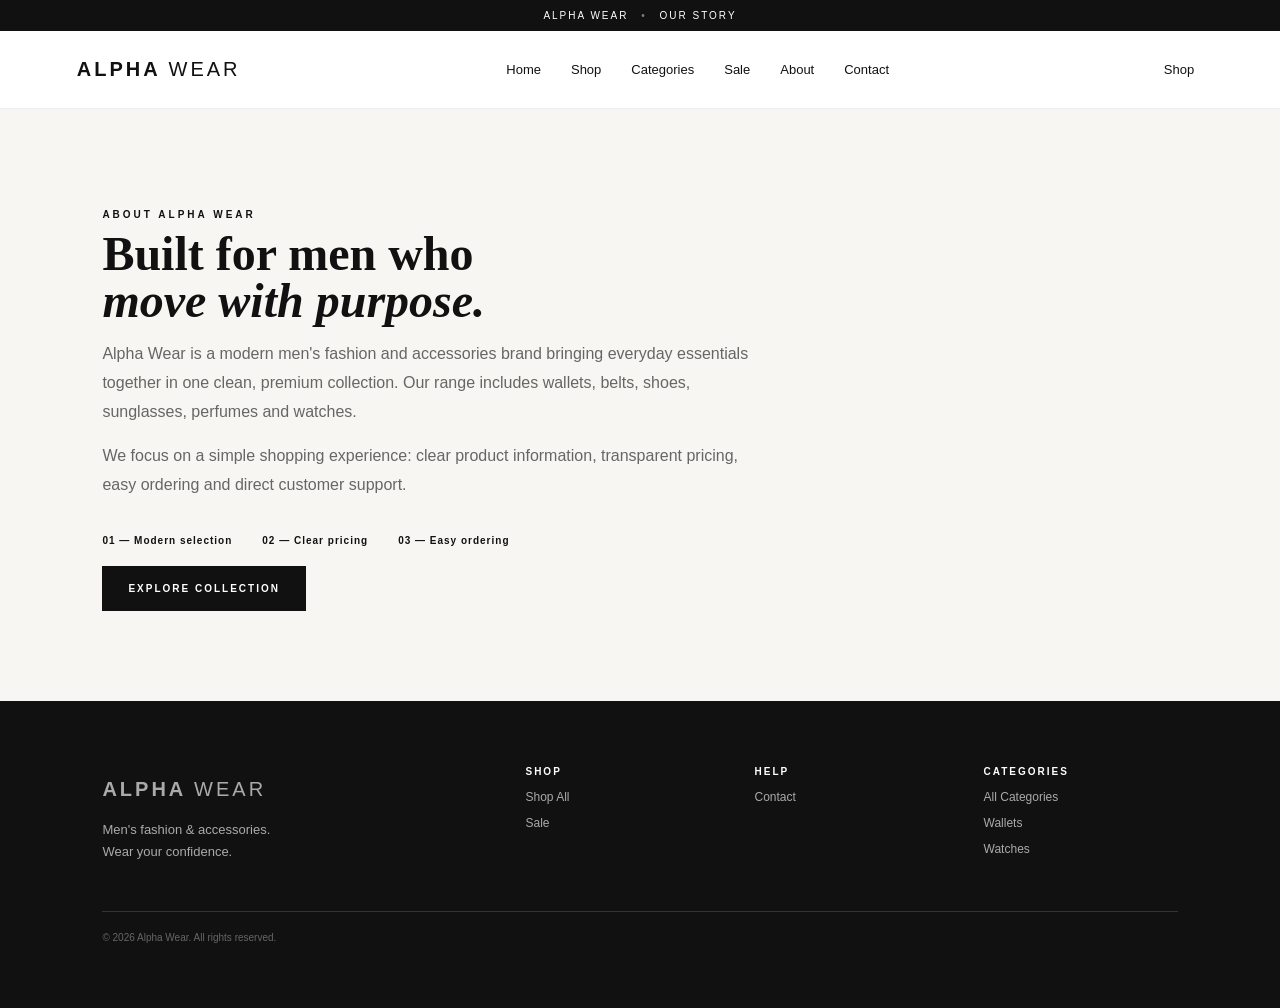
<file: about.html>
<!doctype html><html lang="en"><head><meta charset="utf-8"><meta name="viewport" content="width=device-width,initial-scale=1"><title>About | Alpha Wear</title><link rel="stylesheet" href="style.css"></head><body><div class="announcement">ALPHA WEAR <span>•</span> OUR STORY</div><header class="header"><a class="logo" href="index.html">ALPHA <span>WEAR</span></a><nav><a href="index.html">Home</a><a href="shop.html">Shop</a><a href="categories.html">Categories</a><a href="sale.html">Sale</a><a href="about.html">About</a><a href="contact.html">Contact</a></nav><div class="actions"><a class="bag-btn" href="shop.html">Shop</a></div></header><main class="section about"><p class="eyebrow">ABOUT ALPHA WEAR</p><h2>Built for men who<br><em>move with purpose.</em></h2><p>Alpha Wear is a modern men's fashion and accessories brand bringing everyday essentials together in one clean, premium collection. Our range includes wallets, belts, shoes, sunglasses, perfumes and watches.</p><p>We focus on a simple shopping experience: clear product information, transparent pricing, easy ordering and direct customer support.</p><div class="about-points"><span>01 — Modern selection</span><span>02 — Clear pricing</span><span>03 — Easy ordering</span></div><a class="btn" href="shop.html">EXPLORE COLLECTION</a></main><footer><div class="footer-brand"><a class="logo" href="index.html">ALPHA <span>WEAR</span></a><p>Men's fashion & accessories.<br>Wear your confidence.</p></div><div><h4>SHOP</h4><a href="shop.html">Shop All</a><a href="sale.html">Sale</a></div><div><h4>HELP</h4><a href="contact.html">Contact</a></div><div><h4>CATEGORIES</h4><a href="categories.html">All Categories</a><a href="wallets.html">Wallets</a><a href="watches.html">Watches</a></div><div class="copyright">© 2026 Alpha Wear. All rights reserved.</div></footer></body></html>
</file>
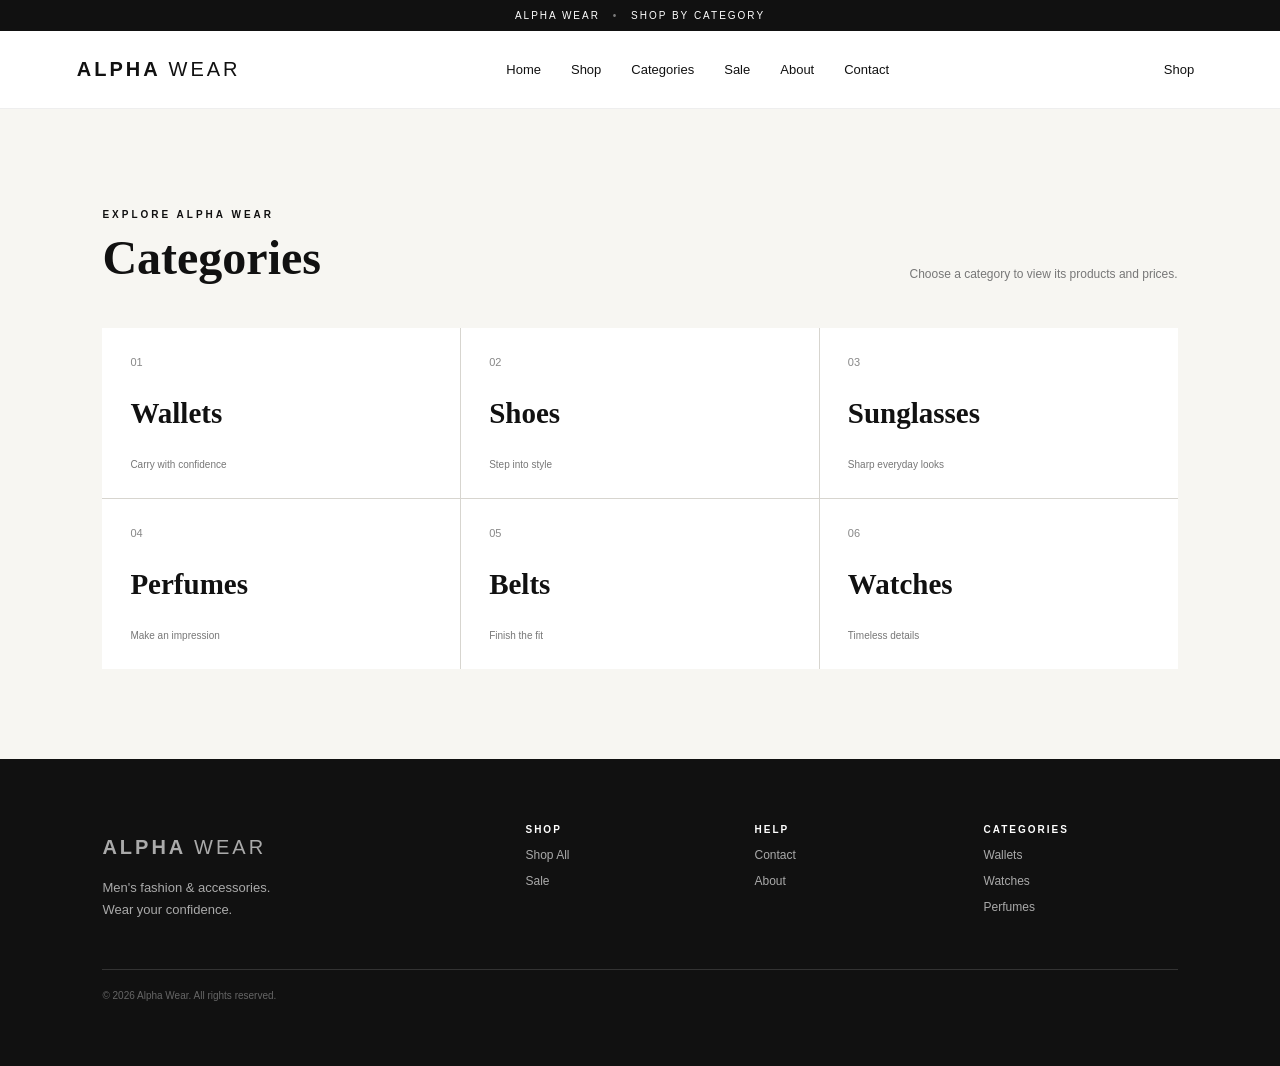
<file: categories.html>
<!doctype html><html lang="en"><head><meta charset="utf-8"><meta name="viewport" content="width=device-width,initial-scale=1"><title>Categories | Alpha Wear</title><link rel="stylesheet" href="style.css"></head><body><div class="announcement">ALPHA WEAR <span>•</span> SHOP BY CATEGORY</div><header class="header"><a class="logo" href="index.html">ALPHA <span>WEAR</span></a><nav><a href="index.html">Home</a><a href="shop.html">Shop</a><a href="categories.html">Categories</a><a href="sale.html">Sale</a><a href="about.html">About</a><a href="contact.html">Contact</a></nav><div class="actions"><a class="bag-btn" href="shop.html">Shop</a></div></header><main class="section"><div class="section-head"><div><p class="eyebrow">EXPLORE ALPHA WEAR</p><h2>Categories</h2></div><p class="section-note">Choose a category to view its products and prices.</p></div><div class="cat-grid"><a href="wallets.html"><span>01</span><strong>Wallets</strong><small>Carry with confidence</small></a><a href="shoes.html"><span>02</span><strong>Shoes</strong><small>Step into style</small></a><a href="sunglasses.html"><span>03</span><strong>Sunglasses</strong><small>Sharp everyday looks</small></a><a href="perfumes.html"><span>04</span><strong>Perfumes</strong><small>Make an impression</small></a><a href="belts.html"><span>05</span><strong>Belts</strong><small>Finish the fit</small></a><a href="watches.html"><span>06</span><strong>Watches</strong><small>Timeless details</small></a></div></main><footer><div class="footer-brand"><a class="logo" href="index.html">ALPHA <span>WEAR</span></a><p>Men's fashion & accessories.<br>Wear your confidence.</p></div><div><h4>SHOP</h4><a href="shop.html">Shop All</a><a href="sale.html">Sale</a></div><div><h4>HELP</h4><a href="contact.html">Contact</a><a href="about.html">About</a></div><div><h4>CATEGORIES</h4><a href="wallets.html">Wallets</a><a href="watches.html">Watches</a><a href="perfumes.html">Perfumes</a></div><div class="copyright">© 2026 Alpha Wear. All rights reserved.</div></footer></body></html>
</file>
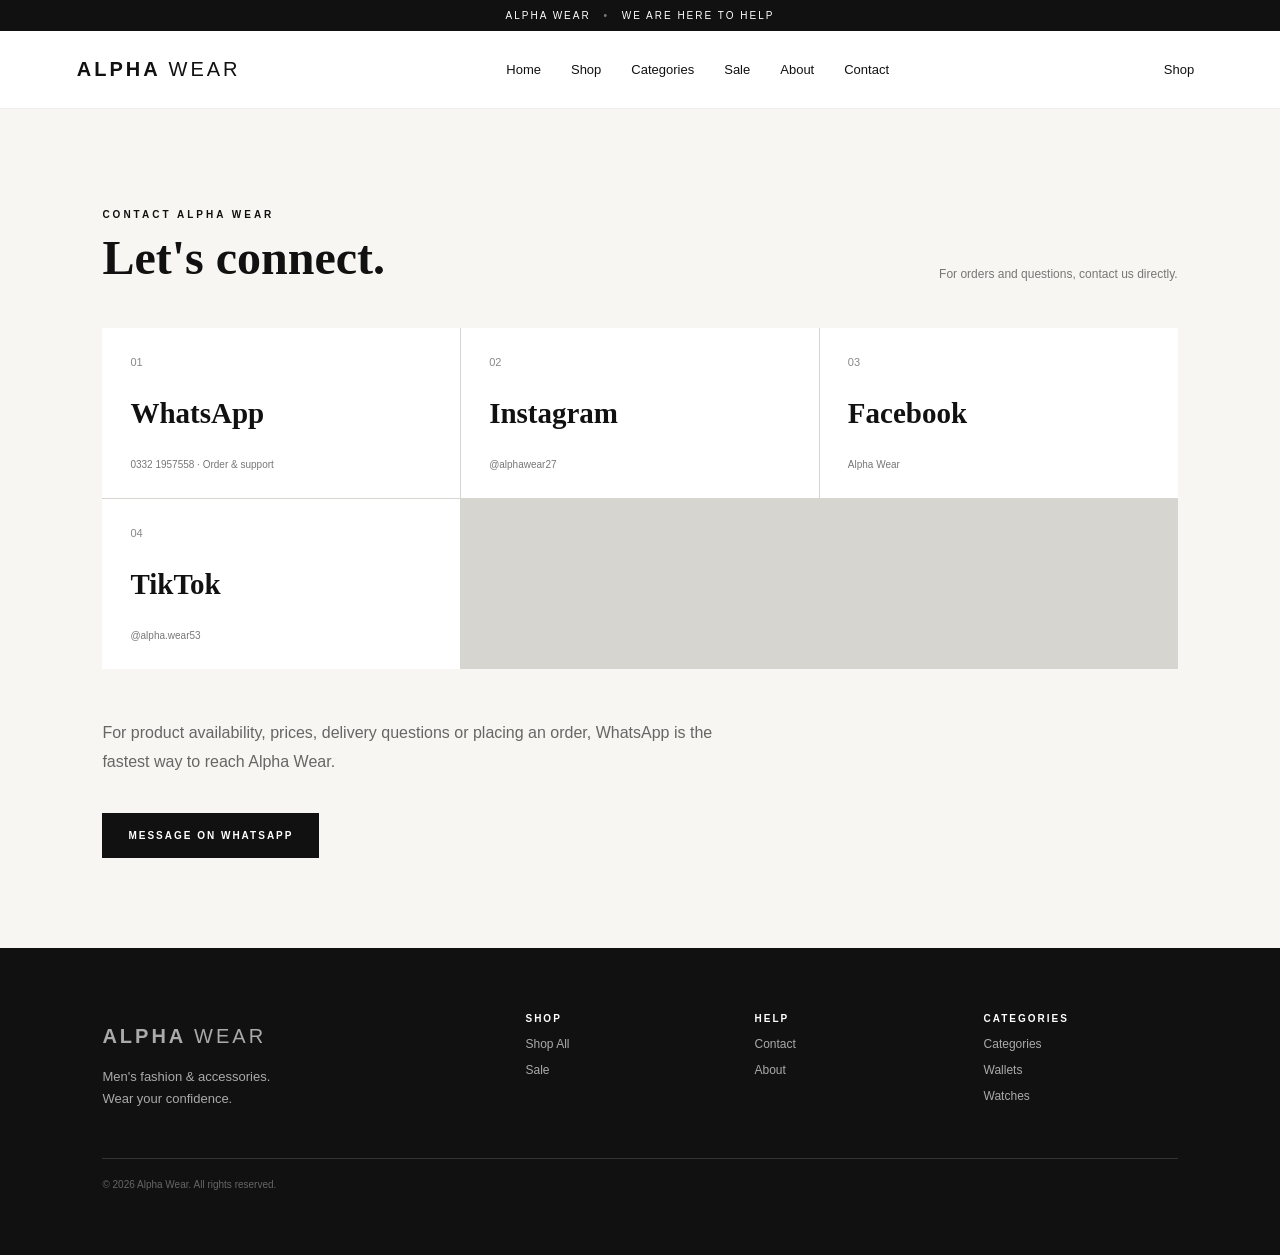
<file: contact.html>
<!doctype html><html lang="en"><head><meta charset="utf-8"><meta name="viewport" content="width=device-width,initial-scale=1"><title>Contact | Alpha Wear</title><link rel="stylesheet" href="style.css"></head><body><div class="announcement">ALPHA WEAR <span>•</span> WE ARE HERE TO HELP</div><header class="header"><a class="logo" href="index.html">ALPHA <span>WEAR</span></a><nav><a href="index.html">Home</a><a href="shop.html">Shop</a><a href="categories.html">Categories</a><a href="sale.html">Sale</a><a href="about.html">About</a><a href="contact.html">Contact</a></nav><div class="actions"><a class="bag-btn" href="shop.html">Shop</a></div></header><main class="section"><div class="section-head"><div><p class="eyebrow">CONTACT ALPHA WEAR</p><h2>Let's connect.</h2></div><p class="section-note">For orders and questions, contact us directly.</p></div><div class="cat-grid"><a href="https://wa.me/923321957558" target="_blank" rel="noopener"><span>01</span><strong>WhatsApp</strong><small>0332 1957558 · Order & support</small></a><a href="https://www.instagram.com/alphawear27/" target="_blank" rel="noopener"><span>02</span><strong>Instagram</strong><small>@alphawear27</small></a><a href="https://www.facebook.com/profile.php?id=61592650800407" target="_blank" rel="noopener"><span>03</span><strong>Facebook</strong><small>Alpha Wear</small></a><a href="https://www.tiktok.com/@alpha.wear53" target="_blank" rel="noopener"><span>04</span><strong>TikTok</strong><small>@alpha.wear53</small></a></div><div style="margin-top:50px;max-width:650px"><p style="color:#666;line-height:1.8">For product availability, prices, delivery questions or placing an order, WhatsApp is the fastest way to reach Alpha Wear.</p><a class="btn" href="https://wa.me/923321957558" target="_blank" rel="noopener">MESSAGE ON WHATSAPP</a></div></main><footer><div class="footer-brand"><a class="logo" href="index.html">ALPHA <span>WEAR</span></a><p>Men's fashion & accessories.<br>Wear your confidence.</p></div><div><h4>SHOP</h4><a href="shop.html">Shop All</a><a href="sale.html">Sale</a></div><div><h4>HELP</h4><a href="contact.html">Contact</a><a href="about.html">About</a></div><div><h4>CATEGORIES</h4><a href="categories.html">Categories</a><a href="wallets.html">Wallets</a><a href="watches.html">Watches</a></div><div class="copyright">© 2026 Alpha Wear. All rights reserved.</div></footer></body></html>
</file>
<file: style.css>
*{box-sizing:border-box}html{scroll-behavior:smooth}body{margin:0;font-family:'DM Sans',sans-serif;color:#111;background:#f7f6f2}body.lock{overflow:hidden}a{text-decoration:none;color:inherit}button,input{font:inherit}button{color:inherit}.announcement{background:#111;color:#fff;text-align:center;padding:10px 15px;font-size:10px;letter-spacing:2px}.announcement span{opacity:.45;margin:0 8px}.header{height:78px;background:#fff;display:flex;align-items:center;justify-content:space-between;padding:0 6%;position:sticky;top:0;z-index:20;border-bottom:1px solid #eee}.logo{font-weight:800;letter-spacing:3px;font-size:20px}.logo span{font-weight:400}.header nav{display:flex;gap:30px;font-size:13px}.header nav a{transition:.2s}.header nav a:hover{opacity:.55}.actions{display:flex;gap:8px;align-items:center}.icon-btn,.bag-btn{border:0;background:none;cursor:pointer;font-size:13px;padding:9px}.icon-btn{font-size:22px;line-height:1}.actions b{background:#111;color:#fff;border-radius:50%;padding:2px 6px;font-size:10px;margin-left:4px}.hero{min-height:650px;background:#e9e7df;display:grid;grid-template-columns:1fr 1fr;padding:80px 8%;overflow:hidden}.hero-copy{align-self:center;max-width:560px}.eyebrow{font-size:10px;letter-spacing:3px;font-weight:800}.hero h1,.promo h2,.about h2{font-family:'Playfair Display',serif;font-size:76px;line-height:.98;margin:20px 0}.hero h1 em,.promo h2 em,.about h2 em{font-style:italic;font-weight:600}.hero-copy>p:not(.eyebrow){max-width:470px;line-height:1.75;color:#555}.hero-actions{display:flex;align-items:center;gap:24px;flex-wrap:wrap}.btn{display:inline-block;background:#111;color:#fff;padding:16px 25px;margin-top:20px;font-size:10px;letter-spacing:2px;font-weight:800;border:1px solid #111;cursor:pointer;transition:.2s}.btn:hover{background:transparent;color:#111}.text-link{font-size:11px;font-weight:700;margin-top:20px;border-bottom:1px solid #111;padding-bottom:4px}.hero-art{position:relative;display:flex;align-items:center;justify-content:center;min-height:460px;background-image:url('https://images.pexels.com/photos/2494607/pexels-photo-2494607.jpeg?auto=compress&cs=tinysrgb&w=1100');background-size:cover;background-position:center;border-radius:4px;box-shadow:0 25px 60px #1112}.hero-art:after{content:'';position:absolute;inset:0;background:linear-gradient(90deg,#1118,#1111);pointer-events:none}.circle{width:440px;height:440px;border-radius:50%;background:#ffffff22;border:1px solid #fff6;box-shadow:25px 25px 70px #0003}.model{position:absolute;text-align:center;font-size:70px;font-weight:800;line-height:.9;letter-spacing:-4px;color:#fff;z-index:1;text-shadow:0 8px 25px #0006}.model small{display:block;font-size:10px;letter-spacing:4px;font-weight:500;margin-top:12px}.hero-tag{position:absolute;right:2%;bottom:5%;font-size:9px;line-height:1.5;letter-spacing:2px;text-align:right;font-weight:700;color:#fff;z-index:1}.trust{background:#111;color:#fff;display:grid;grid-template-columns:repeat(4,1fr);padding:24px 8%;font-size:9px;letter-spacing:2px;text-align:center}.section{padding:90px 8%}.section-head{display:flex;align-items:end;justify-content:space-between;margin-bottom:35px}.section h2{font-family:'Playfair Display',serif;font-size:48px;margin:8px 0}.section-note{color:#777;font-size:12px}.cat-grid{display:grid;grid-template-columns:repeat(3,1fr);gap:1px;background:#d7d5cf}.cat-grid button,.cat-grid a{background:#fff;border:0;min-height:170px;padding:28px;display:flex;flex-direction:column;justify-content:space-between;text-align:left;cursor:pointer;transition:.3s;position:relative;overflow:hidden}.cat-grid button:after,.cat-grid a:after{content:'';position:absolute;inset:0;background-image:var(--cat-img);background-size:cover;background-position:center;opacity:.12;transition:.3s}.cat-grid button:hover:after,.cat-grid a:hover:after{opacity:.32}.cat-grid button>*,.cat-grid a>*{position:relative;z-index:1}.cat-grid button:hover,.cat-grid a:hover{background:#111;color:#fff;transform:translateY(-2px)}.cat-grid span{font-size:11px;color:#888}.cat-grid strong{font-family:'Playfair Display',serif;font-size:29px}.cat-grid small{font-size:10px;color:#777}.cat-grid button:hover span,.cat-grid a:hover span,.cat-grid button:hover small,.cat-grid a:hover small{color:#aaa}.cat-grid button:nth-child(1),.cat-grid a:nth-child(1){--cat-img:url('https://images.pexels.com/photos/3434522/pexels-photo-3434522.jpeg?auto=compress&cs=tinysrgb&w=800')}.cat-grid button:nth-child(2),.cat-grid a:nth-child(2){--cat-img:url('https://images.pexels.com/photos/2494607/pexels-photo-2494607.jpeg?auto=compress&cs=tinysrgb&w=800')}.cat-grid button:nth-child(3),.cat-grid a:nth-child(3){--cat-img:url('https://images.pexels.com/photos/2494607/pexels-photo-2494607.jpeg?auto=compress&cs=tinysrgb&w=800')}.cat-grid button:nth-child(4),.cat-grid a:nth-child(4){--cat-img:url('https://images.pexels.com/photos/4493694/pexels-photo-4493694.jpeg?auto=compress&cs=tinysrgb&w=800')}.cat-grid button:nth-child(5),.cat-grid a:nth-child(5){--cat-img:url('https://images.pexels.com/photos/4493694/pexels-photo-4493694.jpeg?auto=compress&cs=tinysrgb&w=800')}.cat-grid button:nth-child(6),.cat-grid a:nth-child(6){--cat-img:url('https://images.pexels.com/photos/34479698/pexels-photo-34479698.jpeg?auto=compress&cs=tinysrgb&w=800')}.shop{background:#f3f2ed}.shop-tools{display:flex;gap:20px;justify-content:space-between;align-items:center;margin-bottom:28px}.filters{display:flex;gap:7px;flex-wrap:wrap}.filters button{border:1px solid #ddd;background:#fff;padding:9px 12px;font-size:10px;cursor:pointer;transition:.2s}.filters button.active,.filters button:hover{background:#111;color:#fff;border-color:#111}.search-wrap{width:min(320px,100%);display:flex;align-items:center;background:#fff;border:1px solid #ddd;padding:0 13px}.search-wrap span{font-size:18px;color:#777}.search-wrap input{width:100%;border:0;outline:0;padding:13px 8px;background:transparent}.products{display:grid;grid-template-columns:repeat(4,1fr);gap:18px}.product{background:#fff;position:relative;overflow:hidden;border:1px solid #ecebe6;transition:.25s}.product:hover{transform:translateY(-4px);box-shadow:0 15px 35px #11111112}.product-img{height:270px;width:100%;padding:0;border:0;border-radius:0;background:#e8e5dc;display:block;position:relative;overflow:hidden;cursor:pointer}.product-img img{width:100%;height:100%;display:block;object-fit:cover;object-position:center;transition:transform .5s}.product:hover .product-img img{transform:scale(1.05)}.product-img:after{content:'ALPHA WEAR';position:absolute;bottom:15px;right:15px;color:#fff;text-shadow:0 2px 8px #0008;font-size:8px;letter-spacing:3px;opacity:.8}.product-symbol{font-size:64px;filter:drop-shadow(0 12px 12px #0002)}.badge{position:absolute;z-index:2;top:12px;left:12px;background:#111;color:#fff;padding:6px 9px;font-size:8px;letter-spacing:1px}.product-info{padding:17px}.product-info h3{margin:0 0 7px;font-size:14px}.product-info p{margin:0;color:#777;font-size:10px}.price{margin-top:13px;font-weight:800;font-size:13px}.old{text-decoration:line-through;color:#999;margin-right:7px;font-weight:400}.product-actions{display:flex;gap:7px;margin-top:13px}.add,.details{border:1px solid #111;background:#111;color:#fff;padding:9px 11px;font-size:9px;cursor:pointer;flex:1}.details{background:#fff;color:#111}.add:hover,.details:hover{opacity:.75}.promo{background:#171717;color:#fff;padding:90px 12%;display:flex;justify-content:space-between;align-items:center}.promo p:not(.eyebrow){color:#bbb;max-width:470px;line-height:1.7}.promo-number{font-size:130px;line-height:.7;font-weight:800;text-align:right;opacity:.18}.promo-number span{font-size:.35em;letter-spacing:8px}.light{background:#fff;color:#111;border-color:#fff}.light:hover{background:transparent;color:#fff}.about{max-width:1000px}.about>p:not(.eyebrow){max-width:650px;color:#666;line-height:1.8}.about-points{display:flex;gap:30px;flex-wrap:wrap;margin-top:35px;font-size:10px;letter-spacing:1px;font-weight:700}.newsletter{padding:75px 8%;background:#e5e2d9;text-align:center}.newsletter h2{font-family:'Playfair Display',serif;font-size:45px}.newsletter form{display:flex;max-width:500px;margin:auto}.newsletter input{flex:1;border:1px solid #ccc;padding:15px;outline:0}.newsletter button{background:#111;color:#fff;border:0;padding:0 24px;cursor:pointer;font-size:10px;font-weight:700;letter-spacing:1px}footer{background:#111;color:#fff;padding:65px 8%;display:grid;grid-template-columns:2fr 1fr 1fr 1fr;gap:35px;position:relative}.footer-brand p{color:#aaa;line-height:1.7;font-size:13px}.footer-brand .logo{display:block;margin-bottom:18px}footer h4{font-size:10px;letter-spacing:2px;margin-top:0}footer>div>a{display:block;color:#aaa;font-size:12px;margin:12px 0}footer>div>a:hover{color:#fff}.copyright{grid-column:1/-1;border-top:1px solid #333;padding-top:20px;color:#666;font-size:10px}.modal{display:none;position:fixed;inset:0;background:#0009;z-index:50;align-items:center;justify-content:center;padding:20px}.modal.open{display:flex}.modal-box{background:#fff;width:min(560px,100%);max-height:90vh;overflow:auto;padding:35px;position:relative;box-shadow:0 25px 80px #0004}.close{position:absolute;right:15px;top:10px;border:0;background:none;font-size:27px;cursor:pointer}.cart-row{display:grid;grid-template-columns:1fr auto;gap:15px;padding:16px 0;border-bottom:1px solid #eee;font-size:12px}.cart-row small{display:block;color:#777;margin-top:5px}.cart-controls{display:flex;align-items:center;gap:8px;margin-top:8px}.qty-btn,.remove-btn{border:1px solid #ddd;background:#fff;cursor:pointer;padding:4px 8px;font-size:10px}.remove-btn{color:#777}.total{display:flex;justify-content:space-between;padding:20px 0;font-size:14px}.full{width:100%;margin:0}.empty{color:#777;padding:30px 0;text-align:center}.product-modal{width:min(800px,100%)}.detail-visual{height:340px;background:#e8e5dc;display:flex;align-items:center;justify-content:center;overflow:hidden}.detail-visual img{width:100%;height:100%;object-fit:cover}.detail-copy{padding-top:20px}.detail-copy h2{font-family:'Playfair Display',serif;font-size:34px;margin:8px 0}.detail-copy p{color:#666;line-height:1.7;font-size:13px}.detail-price{font-size:20px;font-weight:800;margin:15px 0}.detail-price del{font-size:13px;color:#999;font-weight:400;margin-right:8px}.detail-copy .btn{width:100%;text-align:center}.detail-meta{font-size:10px;color:#777;letter-spacing:1px}.cart-total-note{font-size:10px;color:#777;margin-top:-12px;margin-bottom:15px}#toast{position:fixed;bottom:25px;right:25px;max-width:320px;background:#111;color:#fff;padding:14px 18px;font-size:11px;display:none;z-index:100;box-shadow:0 10px 30px #0003}#toast.show{display:block}@media(max-width:900px){.header nav{display:none}.hero{grid-template-columns:1fr;min-height:auto;padding:65px 7%}.hero h1{font-size:58px}.hero-art{height:390px}.circle{width:320px;height:320px}.model{font-size:52px}.trust{grid-template-columns:2fr 2fr;gap:18px}.section{padding:65px 6%}.products{grid-template-columns:1fr 1fr}.shop-tools{display:block}.search-wrap{margin-top:16px;width:100%}.promo{padding:65px 8%}.promo h2,.about h2{font-size:45px}.promo-number{font-size:80px}footer{grid-template-columns:1fr 1fr}}@media(max-width:560px){.announcement{font-size:8px}.header{height:68px;padding:0 5%}.logo{font-size:16px}.bag-btn{font-size:11px}.hero h1{font-size:46px}.hero-art{height:290px}.circle{width:240px;height:240px}.model{font-size:40px}.hero-tag{font-size:7px}.trust{font-size:7px;padding:18px 4%}.section{padding:50px 5%}.section h2{font-size:38px}.cat-grid{grid-template-columns:1fr}.products{grid-template-columns:1fr}.product-img{height:250px}.promo{display:block}.promo-number{text-align:left;margin-top:70px}.newsletter form{width:100%}.newsletter input{min-width:0}.newsletter h2{font-size:36px}footer{grid-template-columns:1fr 1fr;padding:50px 7%}.footer-brand{grid-column:1/-1}.copyright{grid-column:1/-1}.modal-box{padding:28px 20px}.hero-actions{gap:10px}}
</file>
